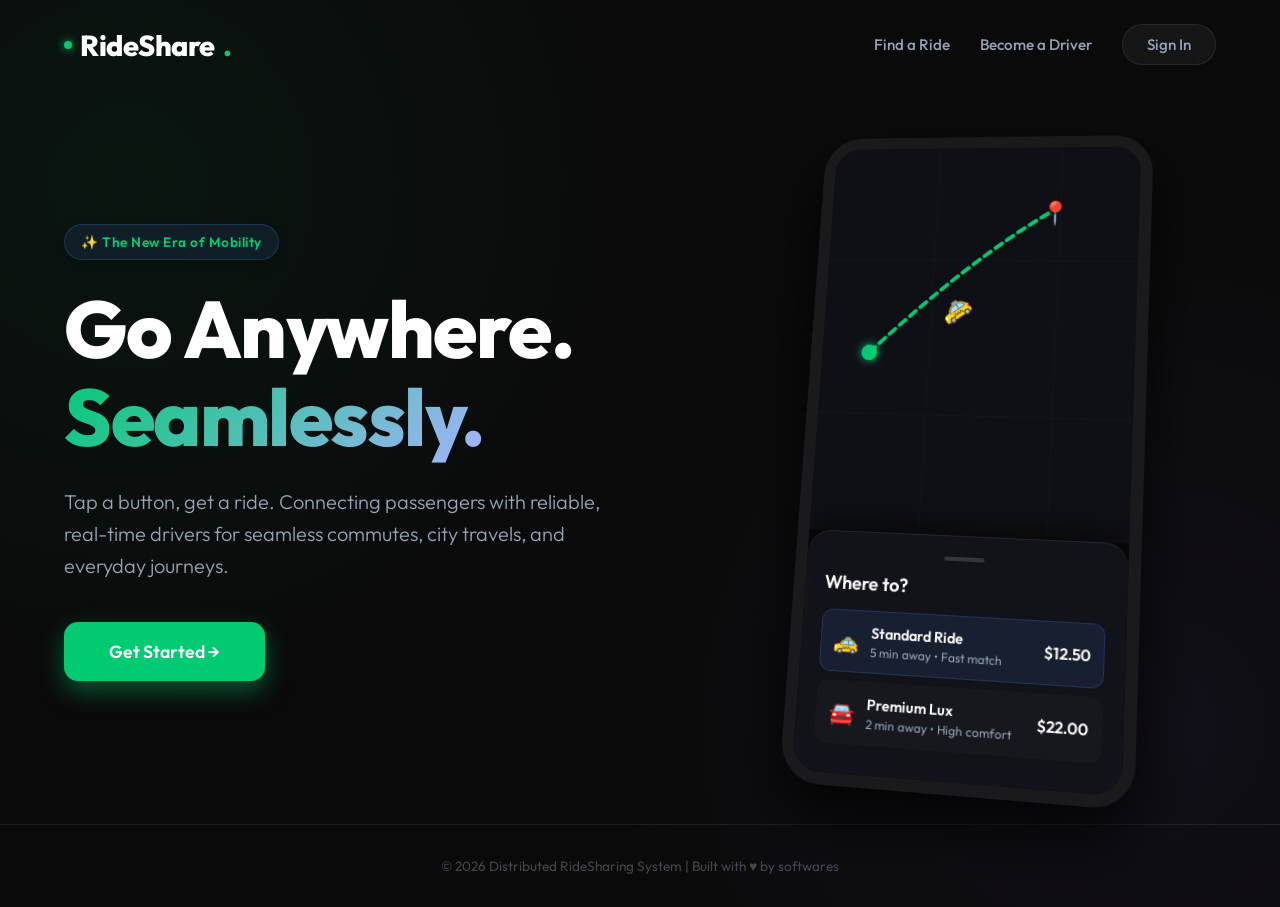
<file: web/index.html>
<!DOCTYPE html>
<html lang="en">
<head>
    <meta charset="UTF-8">
    <meta name="viewport" content="width=device-width, initial-scale=1.0">
    <title>RideShare - Future of Mobility</title>
    <link href="https://fonts.googleapis.com/css2?family=Outfit:wght@300;400;500;600;700;800&display=swap" rel="stylesheet">
    <link rel="stylesheet" href="css/index.css">
</head>
<body>

    <nav>
        <a href="index.html" class="logo">
            <div class="logo-dot"></div>
            RideShare<span>.</span>
        </a>
        <div class="nav-items">
            <a href="pages/auth.html">Find a Ride</a>
            <a href="pages/auth.html">Become a Driver</a>
            <a href="pages/auth.html" class="nav-cta-btn">Sign In</a>
        </div>
    </nav>

    <div class="hero">
        <div class="hero-grid">
            <div class="content-left">
                <span class="badge">✨ The New Era of Mobility</span>
                <h1>Go Anywhere.<br><span class="gradient-text">Seamlessly.</span></h1>
                <p class="hero-desc">
                    Tap a button, get a ride. Connecting passengers with reliable, real-time drivers for seamless commutes, city travels, and everyday journeys.
                </p>
                <a href="pages/auth.html" class="enter-portal-btn">
                    Get Started &rarr;
                </a>
            </div>
            
            <div class="content-right">
                <div class="mock-phone">
                    <div class="phone-screen">
                        <!-- Mock Map Background -->
                        <div class="mock-map">
                            <div class="grid-line horizontal h1"></div>
                            <div class="grid-line horizontal h2"></div>
                            <div class="grid-line vertical v1"></div>
                            <div class="grid-line vertical v2"></div>
                            
                            <!-- Mock Route -->
                            <svg class="mock-route-svg">
                                <path d="M 50 220 Q 150 120 230 70" fill="none" stroke="#00ca72" stroke-width="4" stroke-linecap="round" stroke-dasharray="8 6"/>
                            </svg>
                            
                            <!-- Markers -->
                            <div class="mock-marker start">
                                <span class="marker-pulse"></span>
                            </div>
                            <div class="mock-marker end">📍</div>
                            
                            <!-- Animated Car -->
                            <div class="mock-car">🚕</div>
                        </div>
                        
                        <!-- Floating Card -->
                        <div class="mock-card">
                            <div class="card-bar"></div>
                            <h3>Where to?</h3>
                            <div class="selector-row active">
                                <span class="emoji">🚕</span>
                                <div class="details">
                                    <div class="title">Standard Ride</div>
                                    <div class="subtitle">5 min away • Fast match</div>
                                </div>
                                <div class="price">$12.50</div>
                            </div>
                            <div class="selector-row">
                                <span class="emoji">🚘</span>
                                <div class="details">
                                    <div class="title">Premium Lux</div>
                                    <div class="subtitle">2 min away • High comfort</div>
                                </div>
                                <div class="price">$22.00</div>
                            </div>
                        </div>
                    </div>
                </div>
            </div>
        </div>
    </div>

    <footer>
        &copy; 2026 Distributed RideSharing System | Built with &hearts; by softwares
    </footer>

</body>
</html>
</file>
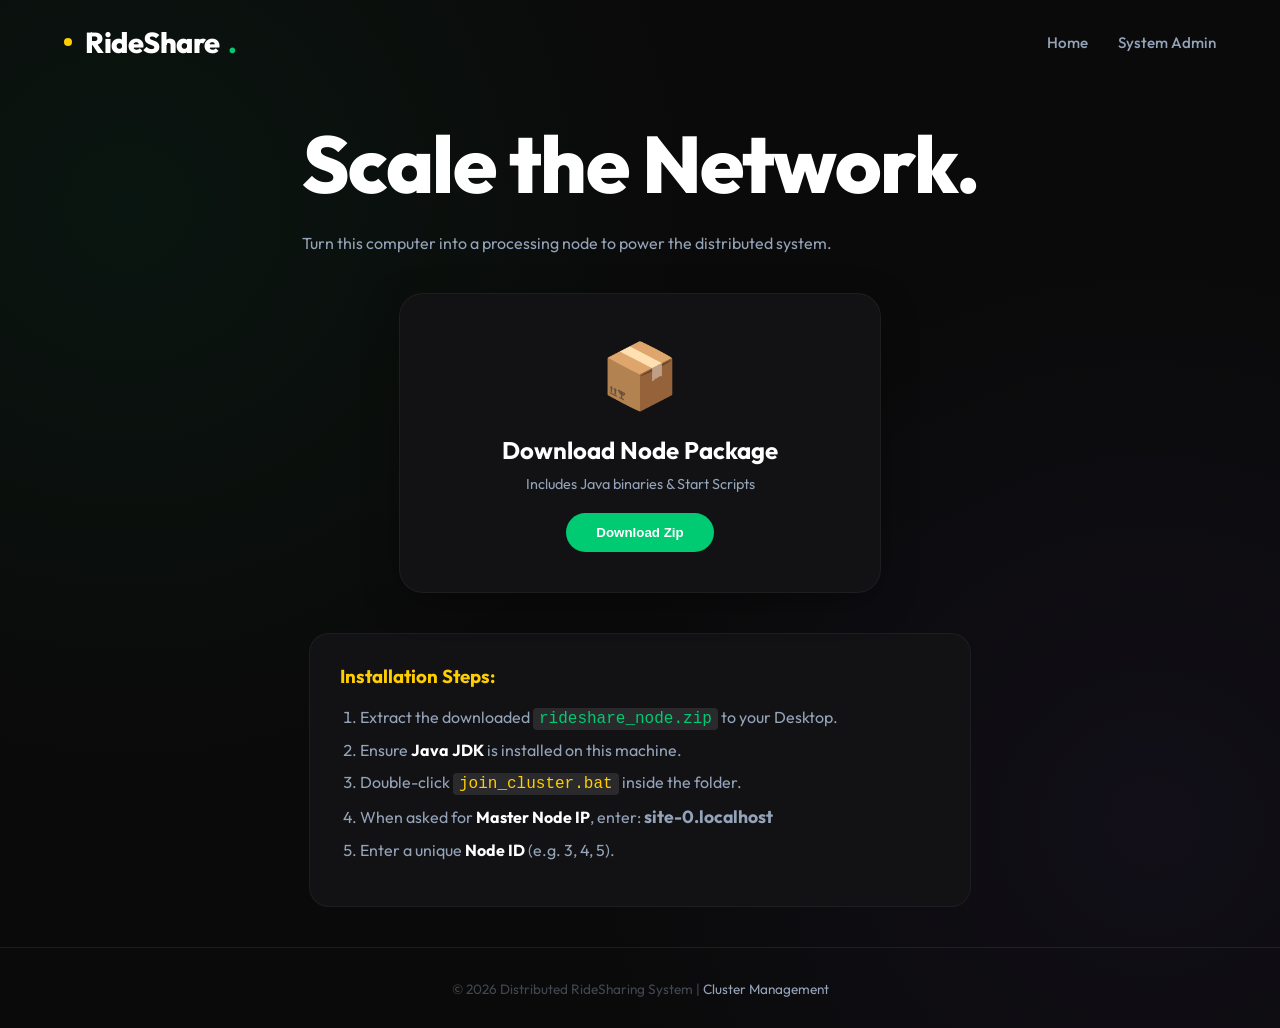
<file: web/join.html>
<!DOCTYPE html>
<html lang="en">
<head>
    <meta charset="UTF-8">
    <meta name="viewport" content="width=device-width, initial-scale=1.0">
    <title>Join Cluster - RideShare</title>
    <link href="https://fonts.googleapis.com/css2?family=Outfit:wght@300;400;600;800&display=swap" rel="stylesheet">
    <link rel="stylesheet" href="css/index.css">
    <style>
        .steps-container {
            background: var(--surface);
            padding: 30px;
            border-radius: 20px;
            border: 1px solid rgba(255,255,255,0.05);
            text-align: left;
            margin-top: 40px;
            max-width: 600px;
            margin-left: auto;
            margin-right: auto;
        }
        .steps-container h3 {
            color: var(--secondary);
            margin-top: 0;
        }
        ol {
            padding-left: 20px;
            color: var(--text-sec);
        }
        li {
            margin-bottom: 12px;
        }
        code {
            background: rgba(255,255,255,0.1);
            color: var(--primary);
            padding: 2px 6px;
            border-radius: 4px;
            font-family: 'Consolas', monospace;
        }
        b {
            color: white;
        }
        #leaderIp {
            color: var(--driver);
            font-size: 1.1em;
        }
        /* Custom card override for full width usage in this context */
        .download-card {
            display: flex;
            flex-direction: column;
            justify-content: center;
            align-items: center;
            background: var(--surface);
            border: 1px solid rgba(255,255,255,0.05);
            border-radius: 24px;
            padding: 40px;
            text-decoration: none;
            color: white;
            transition: all 0.3s cubic-bezier(0.25, 0.8, 0.25, 1);
            position: relative;
            overflow: hidden;
            width: 100%;
            max-width: 400px;
            margin: 0 auto;
            box-shadow: 0 10px 40px -10px rgba(0,0,0,0.5);
            cursor: pointer;
        }
        .download-card:hover {
            transform: translateY(-5px);
            border-color: var(--primary);
            box-shadow: 0 20px 50px -10px rgba(78, 140, 255, 0.3);
        }
        .icon-large {
            font-size: 4rem;
            margin-bottom: 20px;
        }
        .btn-download {
            background: var(--primary);
            color: white;
            border: none;
            padding: 12px 30px;
            border-radius: 30px;
            font-weight: 600;
            margin-top: 20px;
            cursor: pointer;
        }
    </style>
</head>
<body>

    <nav>
        <a href="index.html" class="logo">
            <div style="background:var(--secondary); width:8px; height:8px; border-radius:50%; margin-right:5px"></div>
            RideShare <span>.</span>
        </a>
        <div class="nav-items">
            <a href="index.html">Home</a>
            <a href="pages/admin.html">System Admin</a>
        </div>
    </nav>

    <div class="hero">
        <div class="content">
            <h1>Scale the Network.</h1>
            <p style="color: var(--text-sec); margin-bottom: 40px;">Turn this computer into a processing node to power the distributed system.</p>
            
            <a href="/download-node" class="download-card">
                <div class="icon-large">📦</div>
                <div style="font-size: 1.5rem; font-weight: 700;">Download Node Package</div>
                <div style="color: var(--text-sec); margin-top: 10px; font-size: 0.9rem;">Includes Java binaries & Start Scripts</div>
                <button class="btn-download">Download Zip</button>
            </a>

            <div class="steps-container">
                <h3>Installation Steps:</h3>
                <ol>
                    <li>Extract the downloaded <code>rideshare_node.zip</code> to your Desktop.</li>
                    <li>Ensure <b>Java JDK</b> is installed on this machine.</li>
                    <li>Double-click <code style="color: var(--secondary)">join_cluster.bat</code> inside the folder.</li>
                    <li>When asked for <b>Master Node IP</b>, enter: <b id="leaderIp">Detecting...</b></li>
                    <li>Enter a unique <b>Node ID</b> (e.g. 3, 4, 5).</li>
                </ol>
            </div>
        </div>
    </div>

    <footer>
        &copy; 2026 Distributed RideSharing System | <span style="color:var(--text-sec)">Cluster Management</span>
    </footer>

    <script>
        document.getElementById('leaderIp').innerText = window.location.hostname;
    </script>
</body>
</html>
</file>
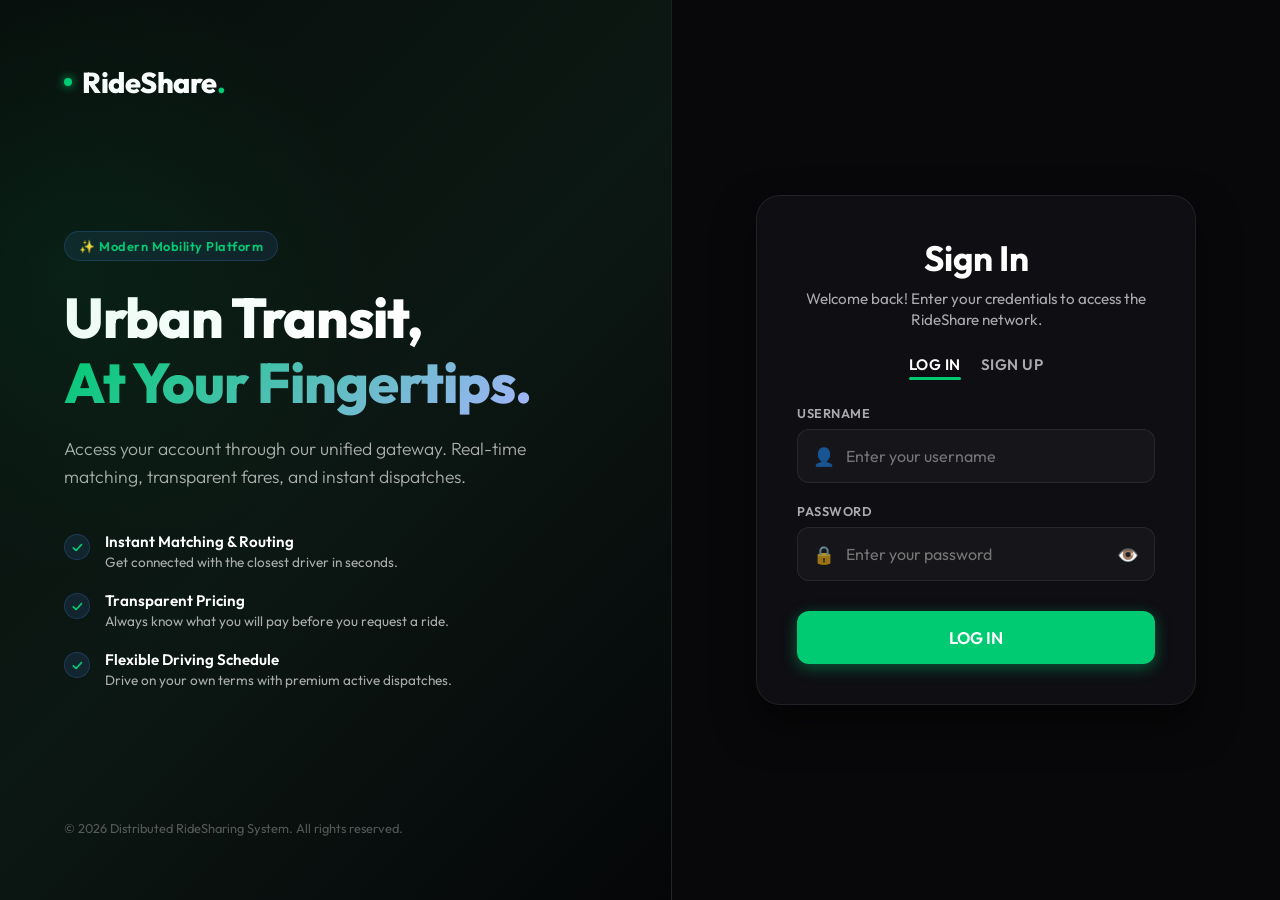
<file: web/pages/admin.html>
<!DOCTYPE html>
<html lang="en">
<head>
    <meta charset="UTF-8">
    <meta name="viewport" content="width=device-width, initial-scale=1.0">
    <title>RideShare Admin</title>
    <link href="https://fonts.googleapis.com/css2?family=Outfit:wght@300;400;500;600;700&display=swap" rel="stylesheet">
    <link rel="stylesheet" href="../css/admin.css">
</head>
<body style="display: none;">

    
    <!-- Unified Auth Gateway handles credentials; keeping hidden placeholders for legacy DOM queries -->
    <div id="authScreen" style="display: none;">
        <input type="hidden" id="username">
        <input type="hidden" id="password">
    </div>

    
    <div id="app">
        <aside>
            <div class="brand">🚀 RideAdmin</div>
            <div class="menu-item active" onclick="switchView('view-dashboard', this)"><span>📊</span> Dashboard</div>
            <div class="menu-item" onclick="switchView('view-approvals', this)"><span>✅</span> Driver Approvals</div>
            <div class="menu-item" onclick="switchView('view-users', this)"><span>👥</span> User Management</div>

            <div class="menu-item" onclick="switchView('view-monitor', this)"><span>🚖</span> Ride Monitor</div>
            <div class="menu-item" onclick="switchView('view-logs', this)"><span>⚠️</span> System Logs</div>
            <div class="menu-item" onclick="logout()" style="color:#e74c3c"><span>🚪</span> Logout</div>
            
            <div style="margin-top:auto; font-size:0.8rem; opacity:0.5">
                v2.4 Distributed Core<br>
                Connected: <span id="connStatus" style="color:#00ff00">●</span>
            </div>
        </aside>

        <main>
            <div class="header">
                <h1>Overview</h1>
                <button class="btn-sm" style="background:white; color:black; border:1px solid #ccc" onclick="refreshData()">↻ Refresh Data</button>
            </div>

            
            <div id="view-dashboard" class="view-section">
                <div class="stats-grid">
                    <div class="stat-card">
                        <div class="stat-val" id="countActive">0</div>
                        <div class="stat-label">Active Rides</div>
                    </div>
                    <div class="stat-card">
                        <div class="stat-val" id="countDrivers">0</div>
                        <div class="stat-label">Registered Drivers</div>
                    </div>
                    <div class="stat-card">
                        <div class="stat-val" id="countUsers">0</div>
                        <div class="stat-label">Total Passengers</div>
                    </div>
                    <div class="stat-card">
                        <div class="stat-val" style="color:var(--admin-red)">$0.00</div>
                        <div class="stat-label">System Revenue (Est)</div>
                    </div>
                </div>
            </div>

            
            <div id="view-users" class="view-section" style="display:none">
                <div class="data-panel">
                    <div class="panel-head">
                        <h3 style="margin:0">System Users</h3>
                    </div>
                    <table>
                        <thead>
                            <tr>
                                <th>ID</th>
                                <th>Username</th>
                                <th>Role</th>
                                <th>Rating</th>
                                <th>Actions</th>
                            </tr>
                        </thead>
                        <tbody id="userTableBody">
                            <tr><td colspan="5">Loading data...</td></tr>
                        </tbody>
                    </table>
                </div>
            </div>

            
            <div id="view-approvals" class="view-section" style="display:none">
                <div class="header">
                    <h2>Pending Driver Approvals</h2>
                    <button class="btn-sm" style="background:white; color:black; border:1px solid #ccc" onclick="refreshDriverRequests()">↻ Refresh List</button>
                </div>
                
                <div class="data-panel">
                    <table>
                        <thead>
                            <tr>
                                <th>ID</th>
                                <th>Username</th>
                                <th>Vehicle Model</th>
                                <th>License Plate</th>
                                <th>Status</th>
                                <th>Actions</th>
                            </tr>
                        </thead>
                        <tbody id="approvalTableBody">
                            <tr><td colspan="6">No pending requests</td></tr>
                        </tbody>
                    </table>
                </div>
            </div>

            
            <div id="view-monitor" class="view-section" style="display:none">
                <h2 style="color:#777; text-align:center; margin-top:50px">🚖 Real-time Ride Map (Coming Soon)</h2>
                <div style="text-align:center">Active Rides: <span id="monitorCount">0</span></div>
            </div>



            
            <div id="view-logs" class="view-section" style="display:none">
                <h3>System Event Logs</h3>
                <div class="console-box" id="logConsole">
                    <div class="log-entry">
                        <span class="log-time">[SYSTEM]</span> Ready. Waiting for event stream...
                    </div>
                </div>
            </div>
        </main>
    </div>

    <script src="../js/admin.js"></script>
</body>
</html>
</file>
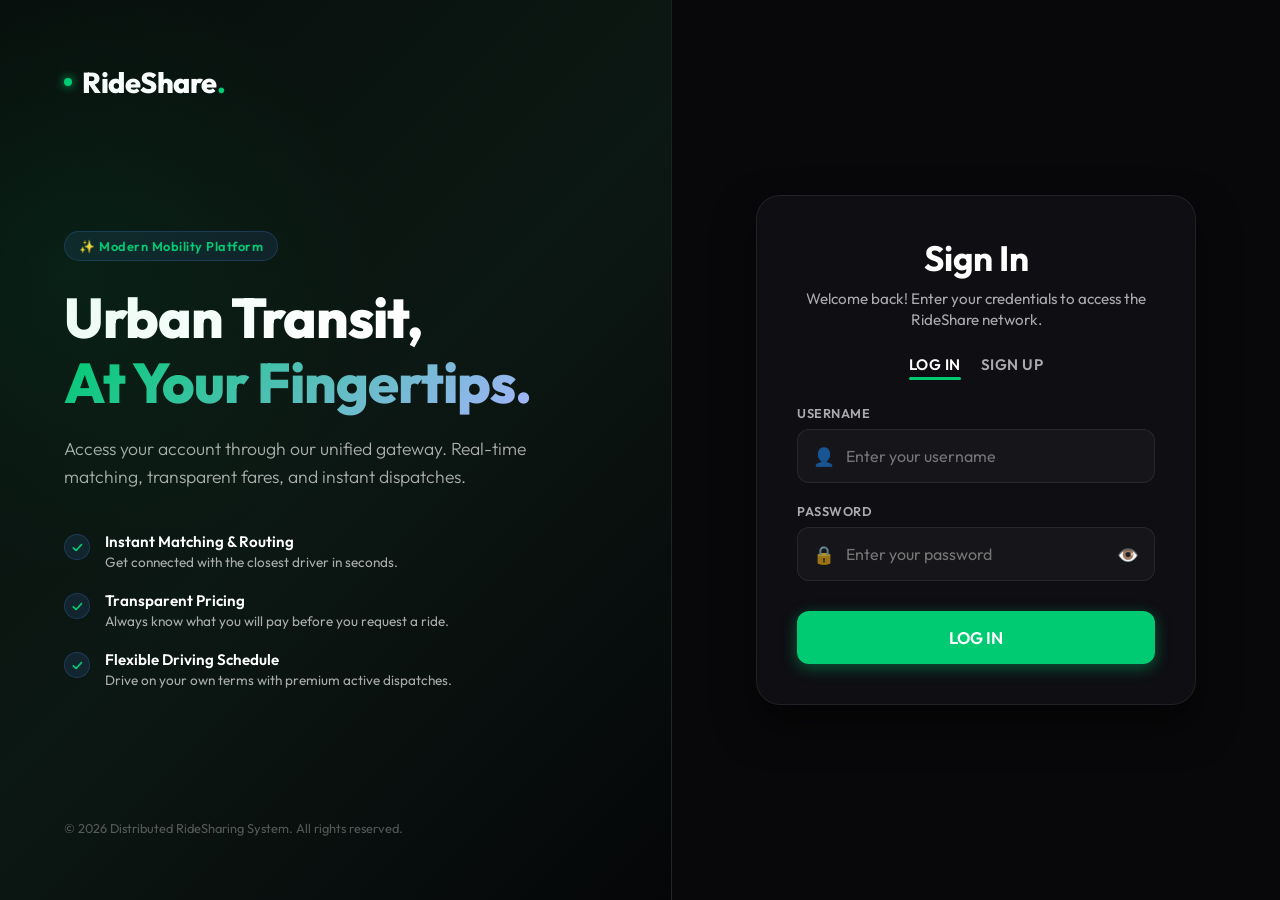
<file: web/pages/auth.html>
<!DOCTYPE html>
<html lang="en">
<head>
    <meta charset="UTF-8">
    <meta name="viewport" content="width=device-width, initial-scale=1.0">
    <title>Unified Login Gateway - RideShare</title>
    <link href="https://fonts.googleapis.com/css2?family=Outfit:wght@300;400;500;600;700;800&display=swap" rel="stylesheet">
    <link rel="stylesheet" href="../css/auth.css">
    <style>
        /* Modern overrides for unified login view */
        .active-login .role-tabs {
            display: none !important;
        }
        .active-login #portalHeading {
            font-size: 2.2rem;
        }
    </style>
</head>
<body class="active-passenger active-login">

    <div class="auth-split-container">
        
        <!-- Left Side: Brand Panel -->
        <div class="brand-panel">
            <div class="brand-top">
                <a href="../index.html" class="brand-logo">
                    <div class="logo-dot" id="logoDot"></div>
                    RideShare<span>.</span>
                </a>
            </div>
            
            <div class="brand-middle">
                <span class="brand-badge">✨ Modern Mobility Platform</span>
                <h1>Urban Transit,<br><span class="gradient-text">At Your Fingertips.</span></h1>
                <p class="brand-desc">
                    Access your account through our unified gateway. Real-time matching, transparent fares, and instant dispatches.
                </p>
                
                <div class="feature-bullets">
                    <div class="feat-item">
                        <span class="feat-icon">✓</span>
                        <div class="feat-details">
                            <strong>Instant Matching & Routing</strong>
                            <span>Get connected with the closest driver in seconds.</span>
                        </div>
                    </div>
                    <div class="feat-item">
                        <span class="feat-icon">✓</span>
                        <div class="feat-details">
                            <strong>Transparent Pricing</strong>
                            <span>Always know what you will pay before you request a ride.</span>
                        </div>
                    </div>
                    <div class="feat-item">
                        <span class="feat-icon">✓</span>
                        <div class="feat-details">
                            <strong>Flexible Driving Schedule</strong>
                            <span>Drive on your own terms with premium active dispatches.</span>
                        </div>
                    </div>
                </div>
            </div>
            
            <div class="brand-bottom">
                &copy; 2026 Distributed RideSharing System. All rights reserved.
            </div>
        </div>
        
        <!-- Right Side: Unified Form Panel -->
        <div class="form-panel">
            <div class="brand-top-mobile">
                <a href="../index.html" class="brand-logo">
                    <div class="logo-dot"></div>
                    RideShare<span>.</span>
                </a>
            </div>
            
            <div class="auth-card">
                <div class="auth-header">
                    <h2 id="portalHeading">Sign In</h2>
                    <p id="portalSubheading">Welcome back! Please enter your credentials to log in.</p>
                </div>

                <!-- Role Tabs (Only visible when signing up) -->
                <div class="role-tabs" id="authRoleTabs" style="display: none;">
                    <button class="role-tab active" data-role="PASSENGER" onclick="switchRole('PASSENGER')">👤 Passenger</button>
                    <button class="role-tab" data-role="DRIVER" onclick="switchRole('DRIVER')">🚘 Driver</button>
                </div>

                <!-- Mode Selector (Log In / Sign Up) -->
                <div class="mode-toggle" id="modeContainer">
                    <span class="mode-link active" id="modeLogin" onclick="switchMode('LOGIN')">LOG IN</span>
                    <span class="mode-link" id="modeSignup" onclick="switchMode('SIGNUP')">SIGN UP</span>
                </div>

                <!-- Form -->
                <form id="authForm" onsubmit="event.preventDefault(); handleSubmit();">
                    
                    <div class="input-group">
                        <label for="username">Username</label>
                        <div class="input-wrapper">
                            <span class="icon">👤</span>
                            <input type="text" id="username" placeholder="Enter your username" required>
                        </div>
                    </div>

                    <div class="input-group" id="emailGroup" style="display: none;">
                        <label for="email">Email Address</label>
                        <div class="input-wrapper">
                            <span class="icon">✉️</span>
                            <input type="email" id="email" placeholder="name@example.com">
                        </div>
                    </div>

                    <div class="input-group">
                        <label for="password" id="passLabel">Password</label>
                        <div class="input-wrapper">
                            <span class="icon">🔒</span>
                            <input type="password" id="password" placeholder="Enter your password" required style="padding-right: 45px;">
                            <span class="toggle-password" onclick="togglePasswordVisibility('password', this)">👁️</span>
                        </div>
                        <small id="passHelp" style="display: none; color: var(--text-muted); font-size: 0.78rem; margin-top: 8px; line-height: 1.4;">
                            Password must be at least 6 characters and contain an uppercase letter, lowercase letter, number, and special character.
                        </small>
                    </div>

                    <!-- Driver Only Registration Fields -->
                    <div class="driver-only-fields" id="driverFields">
                        <div class="input-group">
                            <label for="model">Vehicle Model</label>
                            <div class="input-wrapper">
                                <span class="icon">🚗</span>
                                <input type="text" id="model" placeholder="e.g. Toyota Corolla">
                            </div>
                        </div>
                        <div class="input-group">
                            <label for="plate">License Plate</label>
                            <div class="input-wrapper">
                                <span class="icon">🔢</span>
                                <input type="text" id="plate" placeholder="e.g. AA-12345">
                            </div>
                        </div>
                    </div>

                    <button type="submit" class="btn-submit" id="btnSubmit">LOG IN</button>
                </form>

                <!-- Alert Box -->
                <div id="alertBox" class="alert-box"></div>

            </div>
        </div>
        
    </div>

    <script src="../js/auth.js"></script>
</body>
</html>
</file>
<file: web/css/index.css>
:root {
    --primary: #00ca72;
    --primary-glow: rgba(0, 202, 114, 0.4);
    --secondary: #ffce00;
    --bg: #0a0a0a;
    --surface: #121214;
    --text-main: #ffffff;
    --text-sec: #94a3b8;
    --border: rgba(255, 255, 255, 0.08);
}

body {
    margin: 0;
    font-family: 'Outfit', sans-serif;
    background-color: var(--bg);
    color: var(--text-main);
    overflow-x: hidden;
    min-height: 100vh;
    display: flex;
    flex-direction: column;
    background-image: 
        radial-gradient(circle at 10% 20%, rgba(0, 202, 114, 0.06), transparent 40%),
        radial-gradient(circle at 90% 80%, rgba(139, 92, 246, 0.06), transparent 40%);
}

/* Navigation */
nav {
    padding: 1.5rem 4rem;
    display: flex;
    justify-content: space-between;
    align-items: center;
    position: absolute;
    top: 0;
    left: 0;
    right: 0;
    z-index: 100;
    background: transparent;
}

.logo {
    font-size: 1.8rem;
    font-weight: 800;
    color: white;
    text-decoration: none;
    display: flex;
    align-items: center;
    gap: 8px;
    letter-spacing: -0.5px;
}

.logo-dot {
    background: var(--primary);
    width: 8px;
    height: 8px;
    border-radius: 50%;
    box-shadow: 0 0 10px var(--primary);
}

.logo span {
    color: var(--primary);
}

.nav-items {
    display: flex;
    align-items: center;
    gap: 30px;
}

.nav-items a {
    color: var(--text-sec);
    text-decoration: none;
    font-weight: 500;
    font-size: 0.95rem;
    transition: all 0.3s ease;
}

.nav-items a:hover {
    color: white;
}

.nav-cta-btn {
    background: rgba(255, 255, 255, 0.05);
    border: 1px solid var(--border);
    padding: 10px 24px;
    border-radius: 20px;
    backdrop-filter: blur(10px);
}

.nav-cta-btn:hover {
    background: white !important;
    color: black !important;
    border-color: white;
    transform: translateY(-1px);
}

/* Hero Section */
.hero {
    flex: 1;
    display: flex;
    align-items: center;
    justify-content: center;
    padding: 120px 4rem 40px 4rem;
    box-sizing: border-box;
}

.hero-grid {
    display: grid;
    grid-template-columns: 1.10fr 0.90fr;
    gap: 60px;
    max-width: 1400px;
    width: 100%;
    align-items: center;
}

.content-left {
    display: flex;
    flex-direction: column;
    align-items: flex-start;
}

.badge {
    background: rgba(78, 140, 255, 0.1);
    border: 1px solid rgba(78, 140, 255, 0.2);
    color: var(--primary);
    padding: 8px 16px;
    border-radius: 30px;
    font-size: 0.85rem;
    font-weight: 600;
    letter-spacing: 0.5px;
    margin-bottom: 25px;
    box-shadow: 0 4px 10px rgba(0,0,0,0.2);
}

h1 {
    font-size: 5rem;
    line-height: 1.1;
    margin: 0 0 25px 0;
    font-weight: 800;
    letter-spacing: -1.5px;
    color: white;
}

.gradient-text {
    background: linear-gradient(135deg, var(--primary) 0%, #a5b4fc 100%);
    -webkit-background-clip: text;
    background-clip: text;
    -webkit-text-fill-color: transparent;
}

.hero-desc {
    font-size: 1.25rem;
    color: var(--text-sec);
    line-height: 1.6;
    margin: 0 0 40px 0;
    font-weight: 300;
    max-width: 580px;
}

.enter-portal-btn {
    background: var(--primary);
    color: white;
    text-decoration: none;
    padding: 18px 45px;
    font-size: 1.1rem;
    font-weight: 600;
    border-radius: 14px;
    box-shadow: 0 10px 25px var(--primary-glow);
    transition: all 0.3s cubic-bezier(0.4, 0, 0.2, 1);
}

.enter-portal-btn:hover {
    transform: translateY(-3px);
    box-shadow: 0 15px 30px rgba(78, 140, 255, 0.5);
    background: #5b96ff;
}

.enter-portal-btn:active {
    transform: translateY(-1px);
}

/* Mock Phone Device Container */
.content-right {
    display: flex;
    justify-content: center;
    perspective: 1000px;
}

.mock-phone {
    width: 320px;
    height: 640px;
    background: #000000;
    border: 12px solid #1a1a1c;
    border-radius: 40px;
    box-shadow: 
        0 30px 60px rgba(0,0,0,0.8),
        inset 0 0 0 2px rgba(255,255,255,0.1);
    position: relative;
    overflow: hidden;
    transform: rotateX(8deg) rotateY(-8deg) rotateZ(3deg);
    transition: all 0.5s ease;
}

.mock-phone:hover {
    transform: rotateX(0deg) rotateY(0deg) rotateZ(0deg) scale(1.02);
    box-shadow: 
        0 40px 80px rgba(0,0,0,0.9),
        0 0 20px rgba(78, 140, 255, 0.1);
}

.phone-screen {
    width: 100%;
    height: 100%;
    display: flex;
    flex-direction: column;
    position: relative;
    background: #08080a;
}

/* Mock Map Background */
.mock-map {
    flex: 1;
    position: relative;
    background: #0f1015;
    overflow: hidden;
}

.grid-line {
    position: absolute;
    background: rgba(255, 255, 255, 0.02);
}

.horizontal { width: 100%; height: 1px; }
.vertical { height: 100%; width: 1px; }

.h1 { top: 30%; }
.h2 { top: 70%; }
.v1 { left: 35%; }
.v2 { left: 75%; }

.mock-route-svg {
    position: absolute;
    top: 0;
    left: 0;
    width: 100%;
    height: 100%;
    z-index: 2;
}

.mock-route-svg path {
    animation: dash 1.5s linear infinite;
}

@keyframes dash {
    to {
        stroke-dashoffset: -14;
    }
}

.mock-marker {
    position: absolute;
    z-index: 3;
    display: flex;
    align-items: center;
    justify-content: center;
}

.mock-marker.start {
    top: 212px;
    left: 42px;
    width: 16px;
    height: 16px;
    background: var(--primary);
    border-radius: 50%;
    box-shadow: 0 0 10px var(--primary);
}

.marker-pulse {
    position: absolute;
    width: 100%;
    height: 100%;
    background: var(--primary);
    border-radius: 50%;
    animation: pulse 1.5s infinite;
}

@keyframes pulse {
    0% { transform: scale(1); opacity: 0.8; }
    100% { transform: scale(2.5); opacity: 0; }
}

.mock-marker.end {
    top: 55px;
    left: 220px;
    font-size: 1.5rem;
}

.mock-car {
    position: absolute;
    top: 155px;
    left: 120px;
    font-size: 1.6rem;
    z-index: 4;
    transform: rotate(-35deg);
    animation: driveCar 6s ease-in-out infinite;
}

@keyframes driveCar {
    0% { transform: translate(-45px, 45px) rotate(-35deg); }
    50% { transform: translate(0, 0) rotate(-35deg); }
    100% { transform: translate(45px, -45px) rotate(-35deg); }
}

/* Floating Card inside Phone Screen */
.mock-card {
    background: rgba(20, 21, 28, 0.88);
    backdrop-filter: blur(15px);
    border-top: 1px solid var(--border);
    border-radius: 24px 24px 0 0;
    padding: 20px;
    box-shadow: 0 -10px 30px rgba(0,0,0,0.5);
    z-index: 10;
}

.card-bar {
    width: 40px;
    height: 4px;
    background: rgba(255,255,255,0.15);
    border-radius: 2px;
    margin: 0 auto 15px auto;
}

.mock-card h3 {
    margin: 0 0 15px 0;
    font-size: 1.15rem;
    font-weight: 600;
}

.selector-row {
    display: flex;
    align-items: center;
    padding: 12px;
    border-radius: 12px;
    margin-bottom: 8px;
    background: rgba(255,255,255,0.02);
    border: 1px solid transparent;
    transition: 0.3s;
}

.selector-row.active {
    background: rgba(78, 140, 255, 0.1);
    border-color: rgba(78, 140, 255, 0.2);
}

.selector-row .emoji {
    font-size: 1.3rem;
    margin-right: 12px;
}

.selector-row .details {
    flex-grow: 1;
}

.selector-row .title {
    font-size: 0.9rem;
    font-weight: 600;
    color: white;
}

.selector-row .subtitle {
    font-size: 0.75rem;
    color: var(--text-sec);
    margin-top: 2px;
}

.selector-row .price {
    font-size: 0.95rem;
    font-weight: 600;
    color: white;
}

/* Footer */
footer {
    text-align: center;
    padding: 2rem;
    font-size: 0.85rem;
    color: rgba(148, 163, 184, 0.4);
    border-top: 1px solid var(--border);
    margin-top: auto;
}

/* Responsive */
@media (max-width: 1024px) {
    nav { padding: 1.5rem 2rem; }
    .hero { padding: 100px 2rem 40px 2rem; }
    h1 { font-size: 3.8rem; }
    .hero-grid { gap: 40px; }
}

@media (max-width: 900px) {
    .hero-grid {
        grid-template-columns: 1fr;
        text-align: center;
        gap: 50px;
    }
    .content-left {
        align-items: center;
    }
    h1 { font-size: 3.5rem; }
    .mock-phone {
        transform: none !important;
        width: 290px;
        height: 580px;
    }
    .nav-items { display: none; } /* Simplify navigation on smaller screens */
}
</file>
<file: web/css/admin.css>
:root {
    --primary: #00ca72;
    --primary-glow: rgba(0, 202, 114, 0.4);
    --secondary: #ffce00;
    --danger: #ff4e4e;
    --success: #00e676;
    --bg: #0a0a0a;
    --surface: rgba(255, 255, 255, 0.05);
    --border: rgba(255, 255, 255, 0.1);
    --text-main: #ffffff;
    --text-muted: rgba(255, 255, 255, 0.6);
    --glass: rgba(20, 20, 20, 0.8);
}

body { 
    margin: 0; 
    font-family: 'Outfit', sans-serif; 
    display: flex; 
    height: 100vh; 
    overflow: hidden; 
    color: var(--text-main); 
    background-color: var(--bg);
    background-image: 
        radial-gradient(circle at 10% 20%, rgba(78, 140, 255, 0.15) 0%, transparent 40%),
        radial-gradient(circle at 90% 80%, rgba(255, 206, 0, 0.1) 0%, transparent 40%);
}


body::before {
    content: "";
    position: absolute;
    top: 0; left: 0; width: 100%; height: 100%;
    background: url('https://tile.openstreetmap.org/12/2413/1581.png');
    background-size: cover;
    filter: grayscale(100%) invert(100%) opacity(0.1) blur(2px);
    z-index: -1;
    pointer-events: none;
}


#authScreen { position: fixed; top: 0; left: 0; width: 100%; height: 100%; display: flex; align-items: center; justify-content: center; z-index: 1000; background: rgba(0,0,0,0.8); backdrop-filter: blur(10px); }
.login-box { 
    background: rgba(30, 30, 30, 0.7);
    backdrop-filter: blur(20px);
    padding: 3rem; 
    border-radius: 20px; 
    width: 350px; 
    text-align: center; 
    box-shadow: 0 20px 50px rgba(0,0,0,0.5); 
    border: 1px solid var(--border); 
}
.login-box h2 { margin-bottom: 20px; font-weight: 600; }


input { 
    width: 100%; 
    padding: 16px; 
    margin-bottom: 15px; 
    background: rgba(0, 0, 0, 0.3);
    border: 1px solid var(--border);
    border-radius: 12px; 
    box-sizing: border-box; 
    font-family: inherit; 
    color: white; 
    font-size: 1rem;
    transition: all 0.3s ease;
}
input:focus { 
    outline: none;
    border-color: var(--primary);
    box-shadow: 0 0 15px var(--primary-glow);
    background: rgba(0, 0, 0, 0.5);
}
input::placeholder { color: rgba(255,255,255,0.3); }

.btn-red { 
    background: linear-gradient(135deg, #ff4e4e, #c0392b);
    color: white; 
    border: none; 
    padding: 14px; 
    width: 100%; 
    border-radius: 12px; 
    font-weight: 600; 
    cursor: pointer; 
    transition: 0.3s;
    box-shadow: 0 4px 15px rgba(255, 78, 78, 0.3);
}
.btn-red:hover { transform: translateY(-2px); box-shadow: 0 6px 20px rgba(255, 78, 78, 0.4); }


#app { display: none; width: 100%; height: 100%; }

aside { 
    width: 260px; 
    background: rgba(20, 20, 20, 0.6); 
    backdrop-filter: blur(20px);
    border-right: 1px solid var(--border);
    display: flex; flex-direction: column; padding: 25px; 
    z-index: 10; 
}

.brand { font-size: 1.5rem; font-weight: 700; margin-bottom: 40px; color: var(--primary); display: flex; align-items: center; gap: 10px; letter-spacing: -0.5px; }

.menu-item { 
    padding: 14px 18px; 
    margin-bottom: 8px; 
    cursor: pointer; 
    border-radius: 12px; 
    font-size: 0.95rem; 
    opacity: 0.7; 
    transition: 0.3s; 
    display: flex;
    align-items: center;
    border: 1px solid transparent;
}
.menu-item:hover { background: rgba(255,255,255,0.05); opacity: 1; transform: translateX(5px); }
.menu-item.active { 
    background: rgba(78, 140, 255, 0.15); 
    color: var(--primary); 
    border-color: rgba(78, 140, 255, 0.3);
    opacity: 1; 
    font-weight: 600; 
}
.menu-item span { margin-right: 12px; font-size: 1.2rem; }

main { flex: 1; padding: 40px; overflow-y: auto; position: relative; }

.header { display: flex; justify-content: space-between; align-items: center; margin-bottom: 30px; }
.header h1 { margin: 0; font-size: 2rem; font-weight: 700; background: linear-gradient(to right, #fff, #bbb); -webkit-background-clip: text; background-clip: text; -webkit-text-fill-color: transparent;}


.stats-grid { display: grid; grid-template-columns: repeat(4, 1fr); gap: 20px; margin-bottom: 30px; }
.stat-card { 
    background: rgba(30,30,30,0.4); 
    backdrop-filter: blur(10px);
    padding: 25px; 
    border-radius: 16px; 
    border: 1px solid var(--border); 
    transition: 0.3s;
}
.stat-card:hover { transform: translateY(-5px); background: rgba(40,40,40,0.6); border-color: rgba(255,255,255,0.2); }

.stat-val { font-size: 2.2rem; font-weight: 700; color: white; margin-bottom: 5px; }
.stat-label { color: rgba(255,255,255,0.5); font-size: 0.9rem; font-weight: 500;}


.data-panel { 
    background: rgba(30,30,30,0.4); 
    backdrop-filter: blur(10px);
    border-radius: 16px; 
    overflow: hidden; 
    border: 1px solid var(--border); 
}
.panel-head { padding: 20px 25px; border-bottom: 1px solid var(--border); background: rgba(255,255,255,0.02); }
.panel-head h3 { margin: 0; font-weight: 600; }

table { width: 100%; border-collapse: collapse; }
th, td { padding: 18px 25px; text-align: left; border-bottom: 1px solid var(--border); font-size: 0.95rem; color: rgba(255,255,255,0.9); }
th { background: rgba(0,0,0,0.2); color: rgba(255,255,255,0.5); font-weight: 500; text-transform: uppercase; font-size: 0.8rem; letter-spacing: 1px; }
tr:hover { background: rgba(255,255,255,0.03); }

.status-badge { padding: 6px 14px; border-radius: 20px; font-size: 0.75rem; font-weight: 600; letter-spacing: 0.5px; }
.role-driver { background: rgba(78, 140, 255, 0.15); color: #4e8cff; border: 1px solid rgba(78, 140, 255, 0.3); } 
.role-passenger { background: rgba(0, 230, 118, 0.15); color: #00e676; border: 1px solid rgba(0, 230, 118, 0.3); } 
.role-blocked { background: rgba(255, 78, 78, 0.15); color: #ff4e4e; border: 1px solid rgba(255, 78, 78, 0.3); }

.btn-sm { 
    padding: 8px 16px; 
    border-radius: 8px; 
    border: none; 
    font-size: 0.85rem; 
    font-weight: 500;
    cursor: pointer; 
    transition: 0.2s;
    background: rgba(255,255,255,0.1);
    color: white;
    border: 1px solid var(--border);
}
.btn-sm:hover { background: white; color: black; }

.btn-outline-red { border: 1px solid var(--danger); color: var(--danger); background: transparent; }
.btn-outline-red:hover { background: var(--danger); color: white; border-color: var(--danger); }


.console-box { 
    background: rgba(10, 10, 10, 0.8); 
    color: #00e676; 
    font-family: 'Courier New', monospace; 
    padding: 20px; 
    border-radius: 12px; 
    height: 300px; 
    overflow-y: auto; 
    margin-top: 30px; 
    font-size: 0.9rem; 
    border: 1px solid var(--border); 
    box-shadow: inset 0 0 20px rgba(0,0,0,0.5);
}
.log-entry { margin-bottom: 8px; border-bottom: 1px solid rgba(255,255,255,0.05); padding-bottom: 4px; }
.log-time { color: rgba(255,255,255,0.4); margin-right: 15px; }
</file>
<file: web/css/auth.css>
:root {
    --primary: #00ca72;
    --primary-glow: rgba(0, 202, 114, 0.4);
    --secondary: #00d2ff;
    --secondary-glow: rgba(0, 210, 255, 0.4);
    --admin: #e74c3c;
    --admin-glow: rgba(231, 76, 60, 0.4);
    --bg-dark: #08080a;
    --card-bg: rgba(20, 21, 28, 0.55);
    --border: rgba(255, 255, 255, 0.08);
    --text-white: #ffffff;
    --text-muted: rgba(255, 255, 255, 0.65);
}

* {
    box-sizing: border-box;
    margin: 0;
    padding: 0;
}

body {
    font-family: 'Outfit', sans-serif;
    background: var(--bg-dark);
    color: var(--text-white);
    min-height: 100vh;
    overflow-x: hidden;
}

.auth-split-container {
    display: grid;
    grid-template-columns: 1.05fr 0.95fr;
    min-height: 100vh;
    width: 100vw;
    overflow: hidden;
}

/* Brand Panel (Left) */
.brand-panel {
    background: linear-gradient(135deg, #070e0b 0%, #0c1813 50%, #050608 100%);
    padding: 4rem;
    display: flex;
    flex-direction: column;
    justify-content: space-between;
    border-right: 1px solid var(--border);
    box-sizing: border-box;
    overflow-y: auto;
    position: relative;
}

.brand-panel::before {
    content: '';
    position: absolute;
    top: 0; left: 0; right: 0; bottom: 0;
    background: radial-gradient(circle at 10% 30%, rgba(0, 202, 114, 0.08), transparent 35%);
    pointer-events: none;
}

.brand-top {
    display: flex;
    align-items: center;
}

.brand-logo {
    display: flex;
    align-items: center;
    font-weight: 800;
    font-size: 1.8rem;
    color: white;
    text-decoration: none;
    letter-spacing: -0.5px;
}

.brand-logo span {
    color: var(--primary);
}

.logo-dot {
    background: var(--primary);
    width: 8px;
    height: 8px;
    border-radius: 50%;
    margin-right: 10px;
    box-shadow: 0 0 10px var(--primary);
}

.brand-middle {
    display: flex;
    flex-direction: column;
    margin: 40px 0;
}

.brand-badge {
    background: rgba(78, 140, 255, 0.1);
    border: 1px solid rgba(78, 140, 255, 0.2);
    color: var(--primary);
    padding: 6px 14px;
    border-radius: 20px;
    font-size: 0.8rem;
    font-weight: 600;
    letter-spacing: 0.5px;
    align-self: flex-start;
    margin-bottom: 25px;
}

.brand-middle h1 {
    font-size: 3.5rem;
    line-height: 1.15;
    font-weight: 800;
    margin: 0 0 20px 0;
    letter-spacing: -1px;
}

.gradient-text {
    background: linear-gradient(135deg, var(--primary) 0%, #a5b4fc 100%);
    -webkit-background-clip: text;
    background-clip: text;
    -webkit-text-fill-color: transparent;
}

.brand-desc {
    color: var(--text-muted);
    font-size: 1.1rem;
    line-height: 1.6;
    margin: 0 0 40px 0;
    font-weight: 300;
    max-width: 500px;
}

.feature-bullets {
    display: flex;
    flex-direction: column;
    gap: 20px;
}

.feat-item {
    display: flex;
    gap: 15px;
    align-items: flex-start;
}

.feat-icon {
    background: rgba(78, 140, 255, 0.12);
    border: 1px solid rgba(78, 140, 255, 0.2);
    color: var(--primary);
    width: 26px;
    height: 26px;
    border-radius: 50%;
    display: flex;
    align-items: center;
    justify-content: center;
    font-size: 0.8rem;
    font-weight: bold;
    flex-shrink: 0;
    margin-top: 2px;
}

.feat-details {
    display: flex;
    flex-direction: column;
    gap: 2px;
}

.feat-details strong {
    color: white;
    font-size: 0.95rem;
    font-weight: 600;
}

.feat-details span {
    color: var(--text-muted);
    font-size: 0.85rem;
}

.brand-bottom {
    font-size: 0.8rem;
    color: rgba(255, 255, 255, 0.3);
}

/* Form Panel (Right) */
.form-panel {
    display: flex;
    flex-direction: column;
    justify-content: center;
    align-items: center;
    padding: 60px;
    box-sizing: border-box;
    overflow-y: auto;
    background: #08080a;
}

.brand-top-mobile {
    display: none;
}

.auth-card {
    background: var(--card-bg);
    border: 1px solid var(--border);
    border-radius: 24px;
    width: 100%;
    max-width: 440px;
    padding: 40px;
    backdrop-filter: blur(24px);
    -webkit-backdrop-filter: blur(24px);
    box-shadow: 0 20px 40px rgba(0, 0, 0, 0.5);
    transition: all 0.4s cubic-bezier(0.165, 0.84, 0.44, 1);
}

.auth-header {
    text-align: center;
    margin-bottom: 25px;
}

.auth-header h2 {
    font-size: 2rem;
    font-weight: 700;
    margin-bottom: 8px;
    letter-spacing: -0.5px;
}

.auth-header p {
    color: var(--text-muted);
    font-size: 0.95rem;
    line-height: 1.4;
}

/* Role Selector Tabs */
.role-tabs {
    display: flex;
    background: rgba(0, 0, 0, 0.3);
    padding: 6px;
    border-radius: 14px;
    border: 1px solid var(--border);
    margin-bottom: 25px;
}

.role-tab {
    flex: 1;
    background: none;
    border: none;
    color: var(--text-muted);
    font-family: inherit;
    font-weight: 600;
    font-size: 0.9rem;
    padding: 12px 0;
    cursor: pointer;
    border-radius: 10px;
    transition: all 0.3s ease;
}

.role-tab.active[data-role="PASSENGER"] {
    background: var(--primary);
    color: white;
    box-shadow: 0 4px 15px var(--primary-glow);
}

.role-tab.active[data-role="DRIVER"] {
    background: var(--secondary);
    color: white;
    box-shadow: 0 4px 15px var(--secondary-glow);
}

/* Mode Switcher */
.mode-toggle {
    display: flex;
    justify-content: center;
    gap: 20px;
    margin-bottom: 25px;
}

.mode-link {
    color: var(--text-muted);
    text-decoration: none;
    font-weight: 600;
    font-size: 0.95rem;
    position: relative;
    padding-bottom: 6px;
    cursor: pointer;
    letter-spacing: 0.5px;
    transition: color 0.3s;
}

.mode-link.active {
    color: white;
}

.mode-link.active::after {
    content: '';
    position: absolute;
    bottom: 0;
    left: 0;
    width: 100%;
    height: 3px;
    border-radius: 2px;
    background: var(--primary);
    transition: background-color 0.3s;
}

.active-driver .mode-link.active::after {
    background: var(--secondary);
}

/* Input Fields */
.input-group {
    margin-bottom: 20px;
    display: flex;
    flex-direction: column;
}

.input-group label {
    font-size: 0.8rem;
    font-weight: 600;
    color: var(--text-muted);
    margin-bottom: 8px;
    text-transform: uppercase;
    letter-spacing: 0.5px;
}

.input-wrapper {
    position: relative;
    width: 100%;
}

.input-wrapper span.icon {
    position: absolute;
    left: 16px;
    top: 50%;
    transform: translateY(-50%);
    font-size: 1.1rem;
    color: var(--text-muted);
    pointer-events: none;
}

.input-wrapper input {
    width: 100%;
    padding: 16px 16px 16px 48px;
    background: rgba(255, 255, 255, 0.03);
    border: 1px solid var(--border);
    border-radius: 12px;
    color: white;
    font-family: inherit;
    font-size: 1rem;
    transition: all 0.3s ease;
    box-sizing: border-box;
}

.input-wrapper input:focus {
    outline: none;
    border-color: var(--primary);
    box-shadow: 0 0 12px var(--primary-glow);
    background: rgba(255, 255, 255, 0.06);
}

.active-driver .input-wrapper input:focus {
    border-color: var(--secondary);
    box-shadow: 0 0 12px var(--secondary-glow);
}

.active-admin .input-wrapper input:focus {
    border-color: var(--admin);
    box-shadow: 0 0 12px var(--admin-glow);
}

.toggle-password {
    position: absolute;
    right: 16px;
    top: 50%;
    transform: translateY(-50%);
    cursor: pointer;
    user-select: none;
    font-size: 1.1rem;
    z-index: 10;
}

/* Driver registration expansion container */
.driver-only-fields {
    max-height: 0;
    overflow: hidden;
    transition: max-height 0.4s cubic-bezier(0.165, 0.84, 0.44, 1), opacity 0.3s;
    opacity: 0;
}

.driver-only-fields.visible {
    max-height: 350px;
    opacity: 1;
}

/* Button */
.btn-submit {
    width: 100%;
    padding: 16px;
    border: none;
    border-radius: 12px;
    font-family: inherit;
    font-weight: 600;
    font-size: 1.05rem;
    color: white;
    background: var(--primary);
    box-shadow: 0 4px 15px var(--primary-glow);
    cursor: pointer;
    transition: all 0.3s cubic-bezier(0.4, 0, 0.2, 1);
    margin-top: 10px;
}

.btn-submit:hover {
    transform: translateY(-2px);
    box-shadow: 0 8px 25px var(--primary-glow);
}

.btn-submit:active {
    transform: translateY(0);
}

.btn-submit[data-role="DRIVER"] {
    background: var(--secondary);
    box-shadow: 0 4px 15px var(--secondary-glow);
}

.btn-submit[data-role="DRIVER"]:hover {
    box-shadow: 0 8px 25px var(--secondary-glow);
}

.btn-submit[data-role="ADMIN"] {
    background: var(--admin);
    box-shadow: 0 4px 15px var(--admin-glow);
}

.alert-box {
    margin-top: 20px;
    padding: 12px 16px;
    border-radius: 10px;
    font-size: 0.9rem;
    display: none;
    animation: fadeIn 0.3s ease;
}

.alert-error {
    background: rgba(231, 76, 60, 0.12);
    border: 1px solid rgba(231, 76, 60, 0.25);
    color: #ff6b6b;
}

.alert-success {
    background: rgba(0, 202, 114, 0.12);
    border: 1px solid rgba(0, 202, 114, 0.25);
    color: #55efc4;
}

@keyframes fadeIn {
    from { opacity: 0; transform: translateY(-5px); }
    to { opacity: 1; transform: translateY(0); }
}

/* Responsive queries */
@media (max-width: 960px) {
    .auth-split-container {
        grid-template-columns: 1fr;
    }
    .brand-panel {
        display: none;
    }
    .form-panel {
        padding: 30px 20px;
    }
    .brand-top-mobile {
        display: block;
        margin-bottom: 40px;
    }
}
</file>
